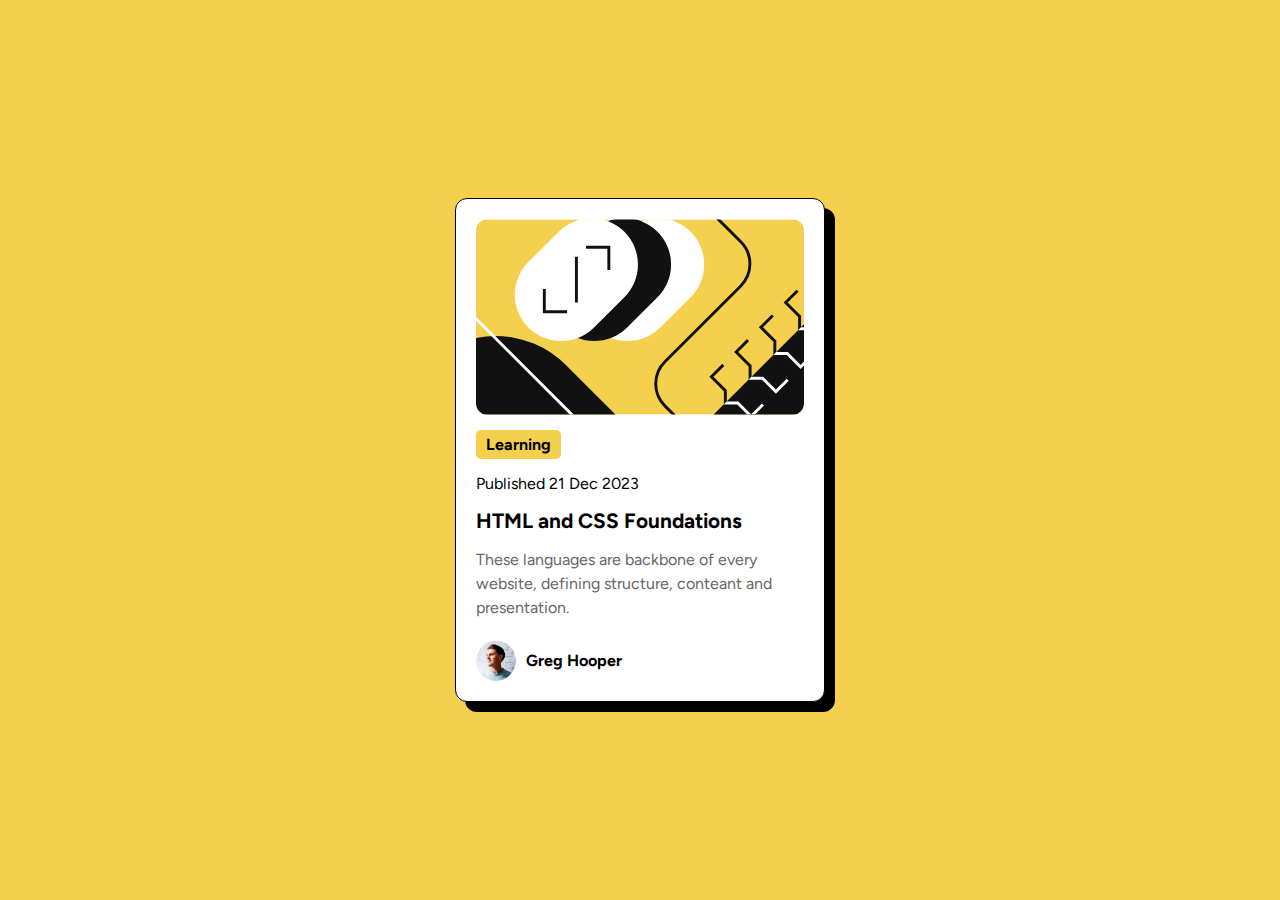
<file: blog-preview-card/index.html>
<!DOCTYPE html>
<html lang="en">
  <head>
    <meta charset="UTF-8" />
    <meta name="viewport" content="width=device-width, initial-scale=1.0" />
    <!-- displays site properly based on user's device -->

    <link
      rel="icon"
      type="image/png"
      sizes="32x32"
      href="./assets/images/favicon-32x32.png"
    />

    <title>Frontend Mentor | Blog preview card</title>
    <link rel="stylesheet" href="./styles.css" />
  </head>
  <body>
    <div class="container">
      <img
        class="cover"
        src="./assets/images/illustration-article.svg"
        alt="Course Cover Image"
      />
      <p class="learning-text">Learning</p>
      <p class="published-text">Published 21 Dec 2023</p>
      <p class="title-text">HTML and CSS Foundations</p>
      <p class="description-text">
        These languages are backbone of every website, defining structure,
        conteant and presentation.
      </p>
      <div class="profile-section">
        <img
          class="profile-image"
          src="./assets/images/image-avatar.webp"
          alt="Profile Image"
        />
        <p class="profile-mane-text">Greg Hooper</p>
      </div>
    </div>
  </body>
</html>
</file>
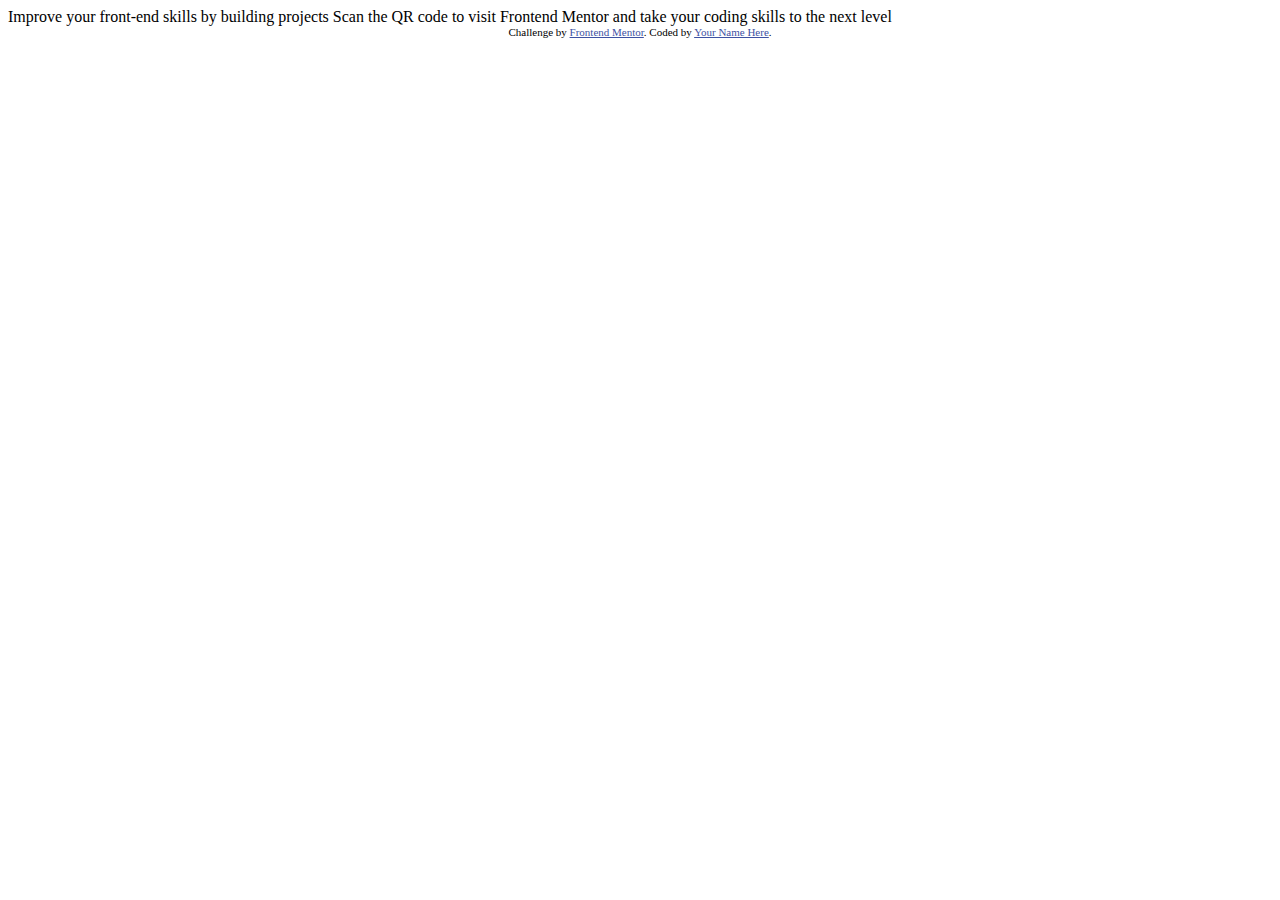
<file: qr-code-component-main/index.html>
<!DOCTYPE html>
<html lang="en">
<head>
  <meta charset="UTF-8">
  <meta name="viewport" content="width=device-width, initial-scale=1.0"> <!-- displays site properly based on user's device -->

  <link rel="icon" type="image/png" sizes="32x32" href="./images/favicon-32x32.png">
  
  <title>Frontend Mentor | QR code component</title>

  <!-- Feel free to remove these styles or customise in your own stylesheet 👍 -->
  <style>
    .attribution { font-size: 11px; text-align: center; }
    .attribution a { color: hsl(228, 45%, 44%); }
  </style>
</head>
<body>

  Improve your front-end skills by building projects

  Scan the QR code to visit Frontend Mentor and take your coding skills to the next level
  
  <div class="attribution">
    Challenge by <a href="https://www.frontendmentor.io?ref=challenge" target="_blank">Frontend Mentor</a>. 
    Coded by <a href="#">Your Name Here</a>.
  </div>
</body>
</html>
</file>
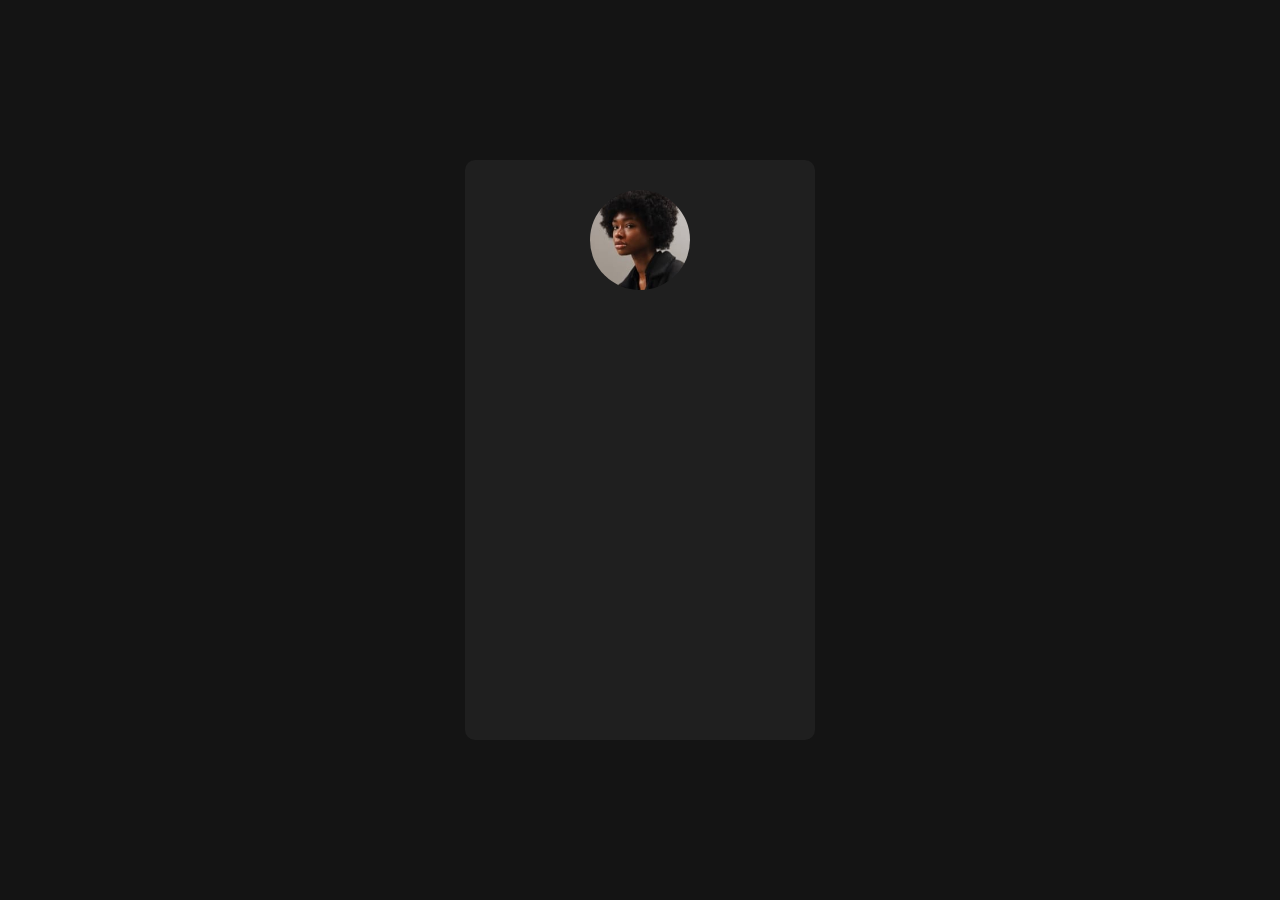
<file: social-links-profile-main/index.html>
<!DOCTYPE html>
<html lang="en">
  <head>
    <meta charset="UTF-8" />
    <meta name="viewport" content="width=device-width, initial-scale=1.0" />
    <!-- displays site properly based on user's device -->

    <link
      rel="icon"
      type="image/png"
      sizes="32x32"
      href="./assets/images/favicon-32x32.png"
    />
    <link rel="stylesheet" href="./style.css" />

    <title>Frontend Mentor | Social links profile</title>
  </head>
  <body>
    <div class="container">
      <div class="card">
        <div class="profile-picture-section">
          <img
            src="./assets/images/avatar-jessica.jpeg"
            class="profile-picture"
            alt="Profile image"
          />
        </div>
      </div>
    </div>
  </body>
</html>
</file>
<file: blog-preview-card/styles.css>
@import url("https://fonts.googleapis.com/css2?family=Figtree:ital,wght@0,300..900;1,300..900&display=swap");

*,
::before,
::after {
  box-sizing: border-box;
  margin: 0;
  padding: 0;
}

body {
  background-color: hsl(47, 88%, 63%);
  font-family: "Figtree", sans-serif;
  display: flex;
  justify-content: center;
  align-items: center;
  min-height: 100vh;
  padding: 20px;
}

.container {
  border: 1px solid;
  padding: 20px;
  background-color: hsl(0, 0%, 100%);
  border-radius: 12px;
  width: 100%;
  max-width: 370px;
  box-shadow: 10px 10px;
}

.cover {
  width: 100%;
  border-radius: 12px;
  display: block;
}

.learning-text {
  margin-top: 15px;
  background-color: hsl(47, 88%, 63%);
  padding: 5px 10px;
  font-weight: bold;
  border-radius: 5px;
  display: inline-block;
}

.published-text,
.title-text,
.description-text {
  margin-top: 15px;
}

.title-text {
  font-size: 1.3em;
  font-weight: bold;
}

.description-text {
  color: hsl(0, 0%, 40%);
  line-height: 1.5;
}

.profile-section {
  margin-top: 20px;
  display: flex;
  align-items: center;
  gap: 10px;
}

.profile-image {
  width: 40px;
  border-radius: 50%;
}

.profile-mane-text {
  font-weight: bold;
}

/* Optional: improve spacing and font on smaller screens */
@media (max-width: 400px) {
  .title-text {
    font-size: 1.1em;
  }

  .container {
    padding: 16px;
  }

  .description-text {
    font-size: 0.9em;
  }
}
</file>
<file: social-links-profile-main/style.css>
@font-face {
  font-family: "MyFont";
  src: url("./assets/fonts/Inter-VariableFont_slnt\,wght.ttf")
    format("truetype");
  font-weight: normal;
  font-style: normal;
}

*,
::after,
::before {
  margin: 0;
  padding: 0;
  box-sizing: inherit;
}

html {
  font-size: 62.5%;
}

body {
  box-sizing: border-box;
  font-size: 1.6rem;
}

.container {
  background-color: hsl(0, 0%, 8%);
  width: 100%;
  height: 100vh;
  display: flex;
  justify-content: center;
  align-items: center;
}

.card {
  width: 35rem;
  height: 58rem;
  background-color: hsl(0, 0%, 12%);
  border-radius: 1rem;
  display: flex;
  align-items: center;
  flex-direction: column;
}

.profile-picture-section {
  width: 10rem;
  height: 10rem;
  border: 1px white;
}

.profile-picture-section > img {
  width: 100%;
  border-radius: 5rem;
  margin-top: 3rem;
}

.profile-name {
  margin-top: 5rem;
  font-family: "Inter", sans-serif;
  color: hsl(0, 0%, 100%);
  font-size: 2.2rem;
}

.location-text {
  margin-top: 0.7rem;
  font-family: "Inter", sans-serif;
  font-size: 1.3rem;
  color: hsl(75, 94%, 57%);
}

.description-text {
  color: hsl(0, 0%, 100%);
  margin-top: 2rem;
  font-family: "Inter", sans-serif;
}

.social-menu {
  display: flex;
  flex-direction: column;
  align-items: center;
  width: 100%;
}

.social-menu-item {
  display: flex;
  justify-content: center;
  align-items: center;
  margin: 1rem;
  width: 80%;
  height: 4rem;
  font-family: "Inter", sans-serif;
  font-weight: 400;
  background-color: hsl(0, 0%, 20%);
  text-decoration: none;
  color: hsl(0, 0%, 100%);
  border-radius: 1rem;
}

.social-menu-item:nth-child(1) {
  margin-top: 3rem;
}

.social-menu-item:hover {
  text-decoration: none;
  background-color: hsl(75, 94%, 57%);
  color: hsl(0, 0%, 20%);
}

@media only screen and (max-width: 600px) {
  .card {
    margin: 1rem;
  }
}
</file>
